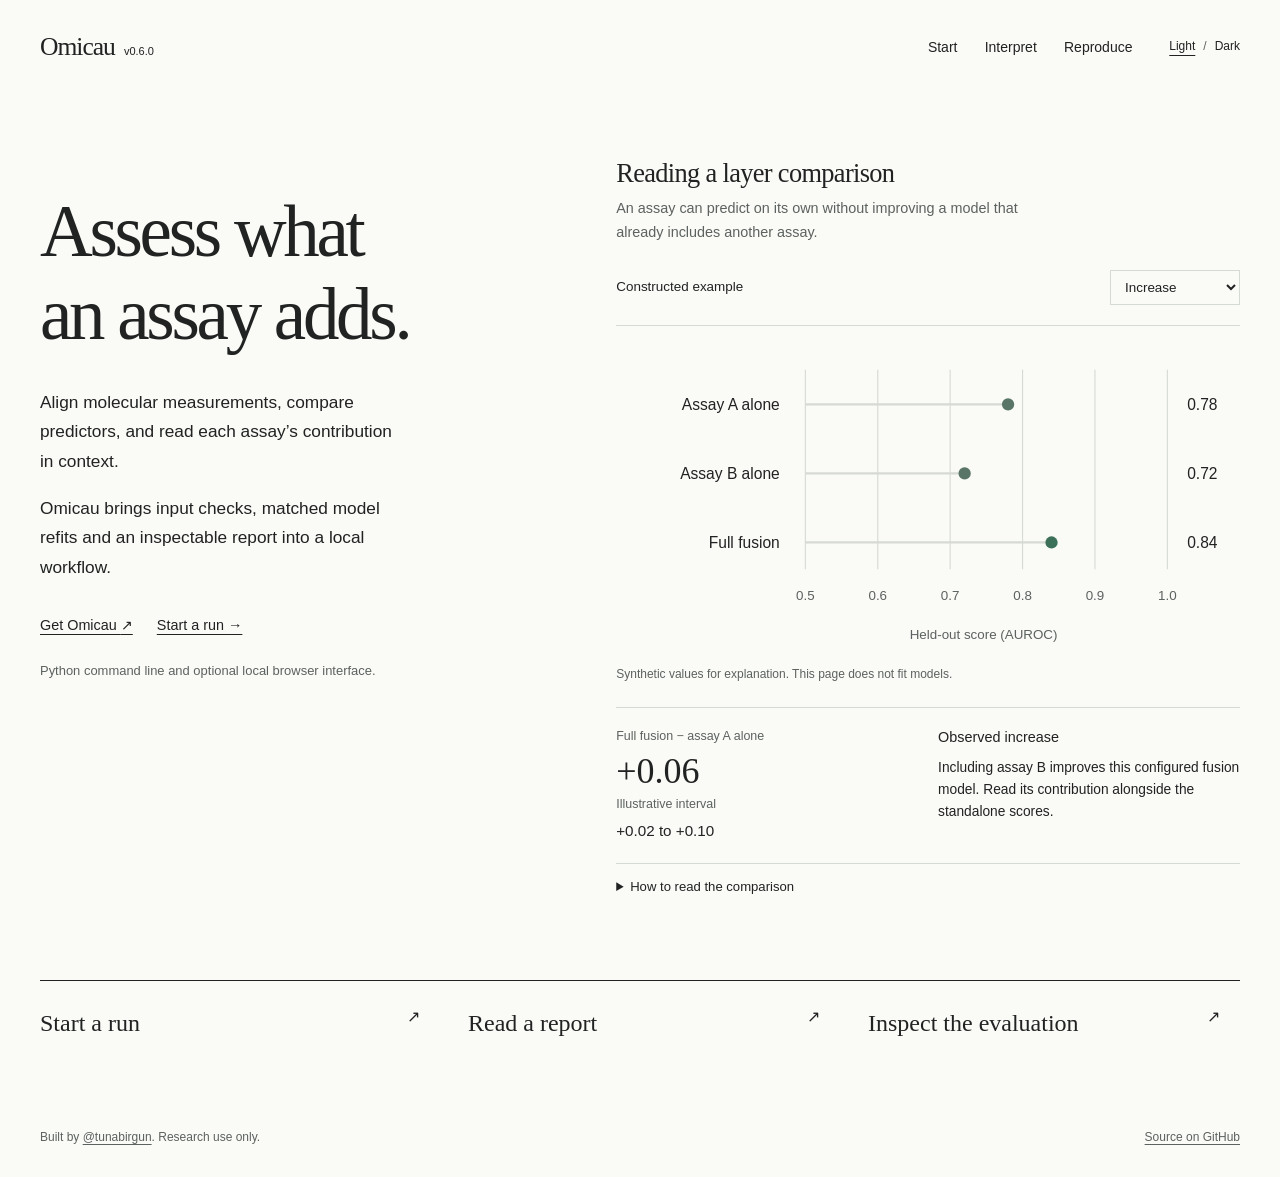
<file: docs/index.html>
<!doctype html>

<html lang="en" data-theme="light">
<head><meta charset="utf-8"><meta name="viewport" content="width=device-width, initial-scale=1"><meta name="color-scheme" content="light dark"><title>Assess what an assay adds | Omicau</title><meta name="description" content="Omicau: local multi-omics input checks, matched predictive comparisons and assay-contribution reports."><link rel="stylesheet" href="assets/site.css"><script src="assets/site.js" defer></script>
</head>

<body data-page="home"><a class="skip-link" href="#main-content">Skip to content</a>
<header class="site-header shell"><a class="brand" href="index.html">Omicau<span class="version">v0.6.0</span></a>
<div class="header-tools">
<nav class="site-nav" id="site-navigation" aria-label="Main navigation"><a href="guide.html">Start</a><a href="interpretation.html">Interpret</a><a href="reproducibility.html">Reproduce</a>
</nav>
<div class="appearance" hidden role="group" aria-label="Appearance"><button type="button" data-theme-choice="light" aria-pressed="true">Light</button><span aria-hidden="true">/</span><button type="button" data-theme-choice="dark" aria-pressed="false">Dark</button>
</div><button id="menu-button" hidden type="button" aria-controls="site-navigation" aria-expanded="false">Menu</button>
</div>
</header>

<main id="main-content" tabindex="-1" class="home-main shell">
<section class="hero" id="overview" aria-labelledby="hero-title">
<div class="hero-copy"><h1 id="hero-title">Assess what<br>an assay adds.</h1><p class="intro">Align molecular measurements, compare predictors, and read each assay’s contribution in context.</p><p class="intro">Omicau brings input checks, matched model refits and an inspectable report into a local workflow.</p>
<div class="actions"><a href="https://github.com/tunabirgun/omicau/releases/tag/v0.6.0">Get Omicau <span aria-hidden="true">↗</span></a><a href="guide.html">Start a run <span aria-hidden="true">→</span></a>
</div><p class="note">Python command line and optional local browser interface.</p>
</div>

<div class="example" aria-labelledby="example-title"><h2 id="example-title">Reading a layer comparison</h2><p class="example-intro">An assay can predict on its own without improving a model that already includes another assay.</p>
<div class="example-control"><label for="example-select">Constructed example</label><select id="example-select" disabled><option value="increase">Increase</option><option value="unresolved">Unresolved</option><option value="reduction">Reduction</option></select>
</div>
<figure class="example-figure"><svg id="example-chart" viewBox="0 0 560 285" role="img" aria-label="Illustrative comparison of standalone and fusion AUROC"><title>Illustrative model scores</title></svg>
<figcaption>Synthetic values for explanation. This page does not fit models.
</figcaption>
</figure>
<div class="comparison-result">
<dl><dt>Full fusion − assay A alone</dt><dd id="difference-value" class="difference">—</dd><dt>Illustrative interval</dt><dd id="interval-value" class="interval">—</dd>
</dl>
<div><p id="category-value">Contribution of assay B</p><p id="example-explanation">Choose an example to compare the model scores.</p>
</div>
</div><p id="example-result" class="sr-only" role="status" aria-live="polite"></p>
<noscript><p>Enable JavaScript to explore these constructed examples, or <a href="interpretation.html">read the report guide</a>.</p>
</noscript>
<details>
<summary>How to read the comparison
</summary><p>Removing assay B leaves assay A. The difference is the full-model score minus the score after omitting B and refitting. In the report, an increased-performance designation requires the family decision interval to lie entirely above zero.</p><p>Here the scores and interval bounds are illustrative values. In an analysis, intervals summarize saved held-out predictions and exclude variability from retraining or selecting another partition.</p>
<table><caption class="sr-only">Current illustrative scores</caption>
<thead>
<tr><th scope="col">Model</th><th scope="col">AUROC</th>
</tr>
</thead>
<tbody>
<tr><td>Assay A alone</td><td data-score="a">—</td>
</tr>
<tr><td>Assay B alone</td><td data-score="b">—</td>
</tr>
<tr><td>Full fusion</td><td data-score="full">—</td>
</tr>
</tbody>
</table><p><a href="interpretation.html">Understand the report and its scope →</a></p>
</details>
</div>
</section>
<nav class="topic-links" aria-label="Explore Omicau"><a href="guide.html">Start a run <span aria-hidden="true">↗</span></a><a href="interpretation.html">Read a report <span aria-hidden="true">↗</span></a><a href="reproducibility.html">Inspect the evaluation <span aria-hidden="true">↗</span></a>
</nav>
</main>
<footer class="site-footer shell"><p>Built by <a href="https://github.com/tunabirgun">@tunabirgun</a>. Research use only.</p><a href="https://github.com/tunabirgun/omicau">Source on GitHub</a>
</footer>
</body>
</html>
</file>
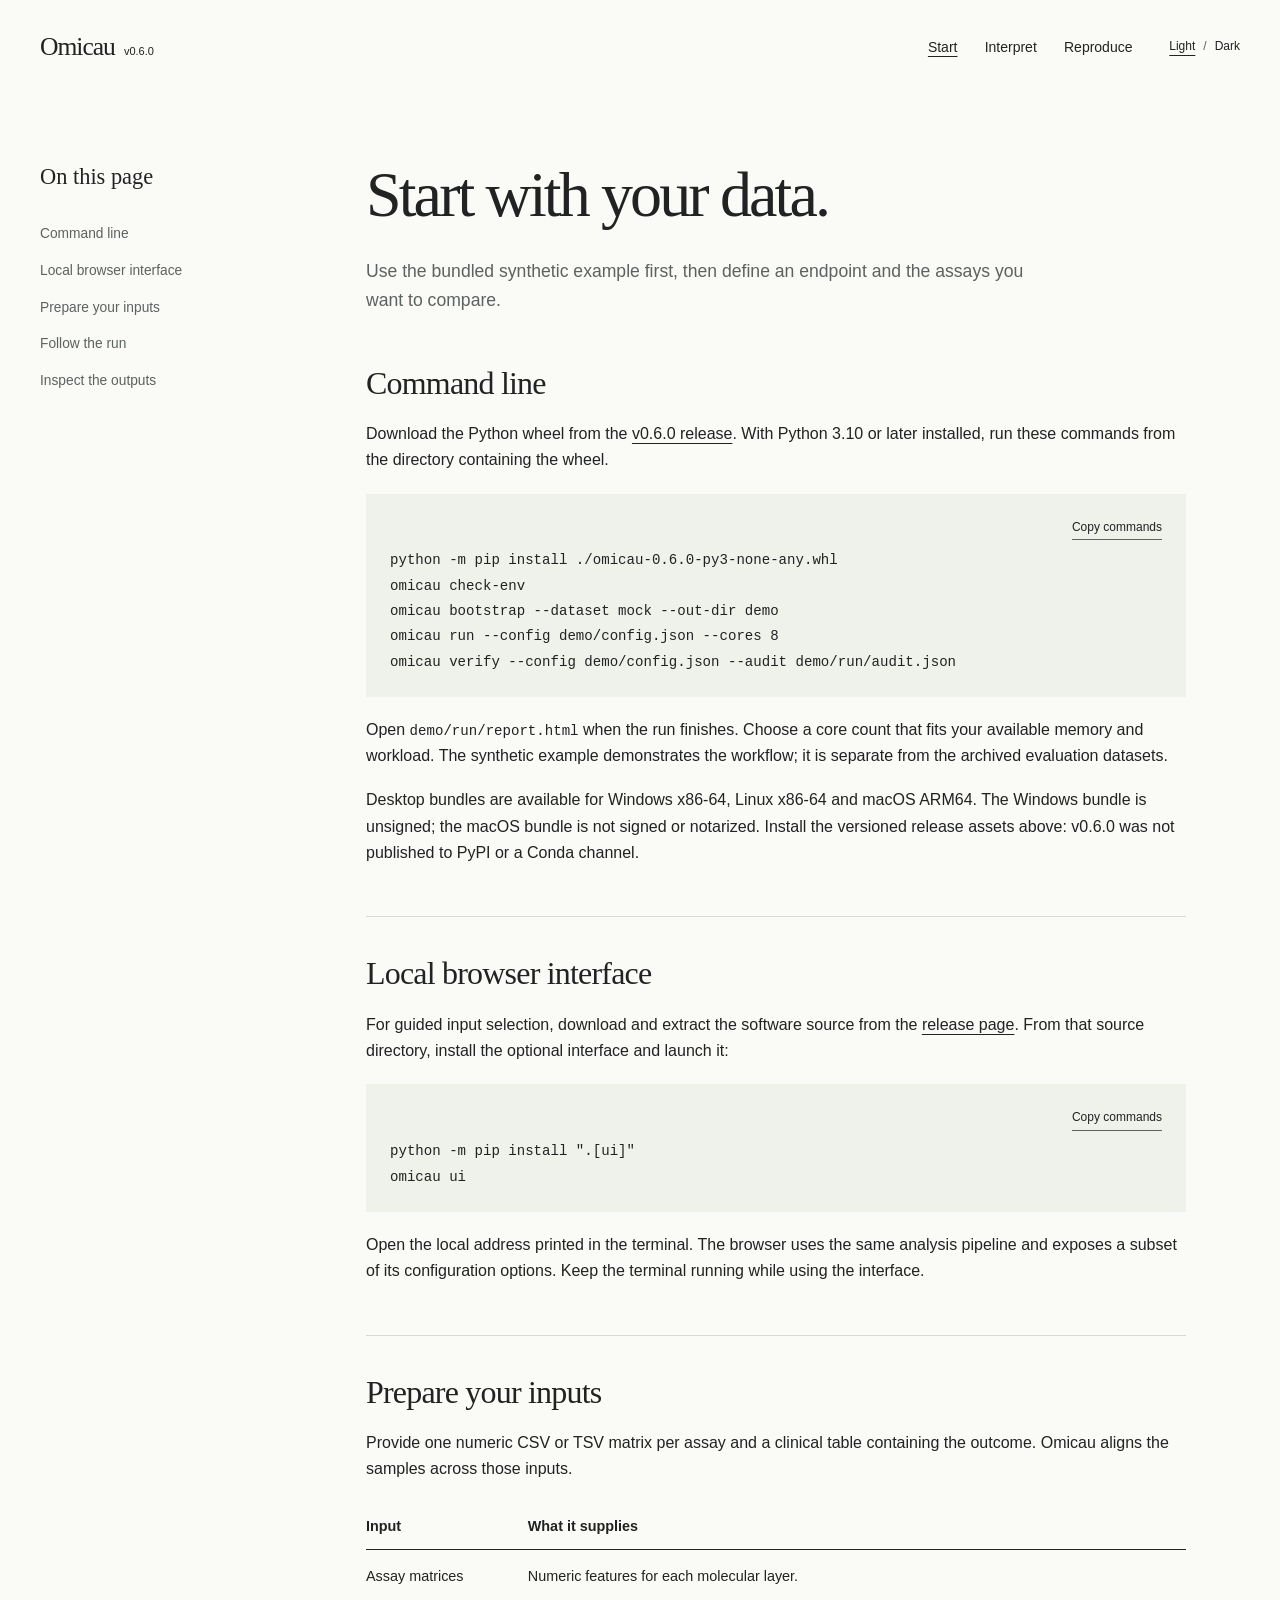
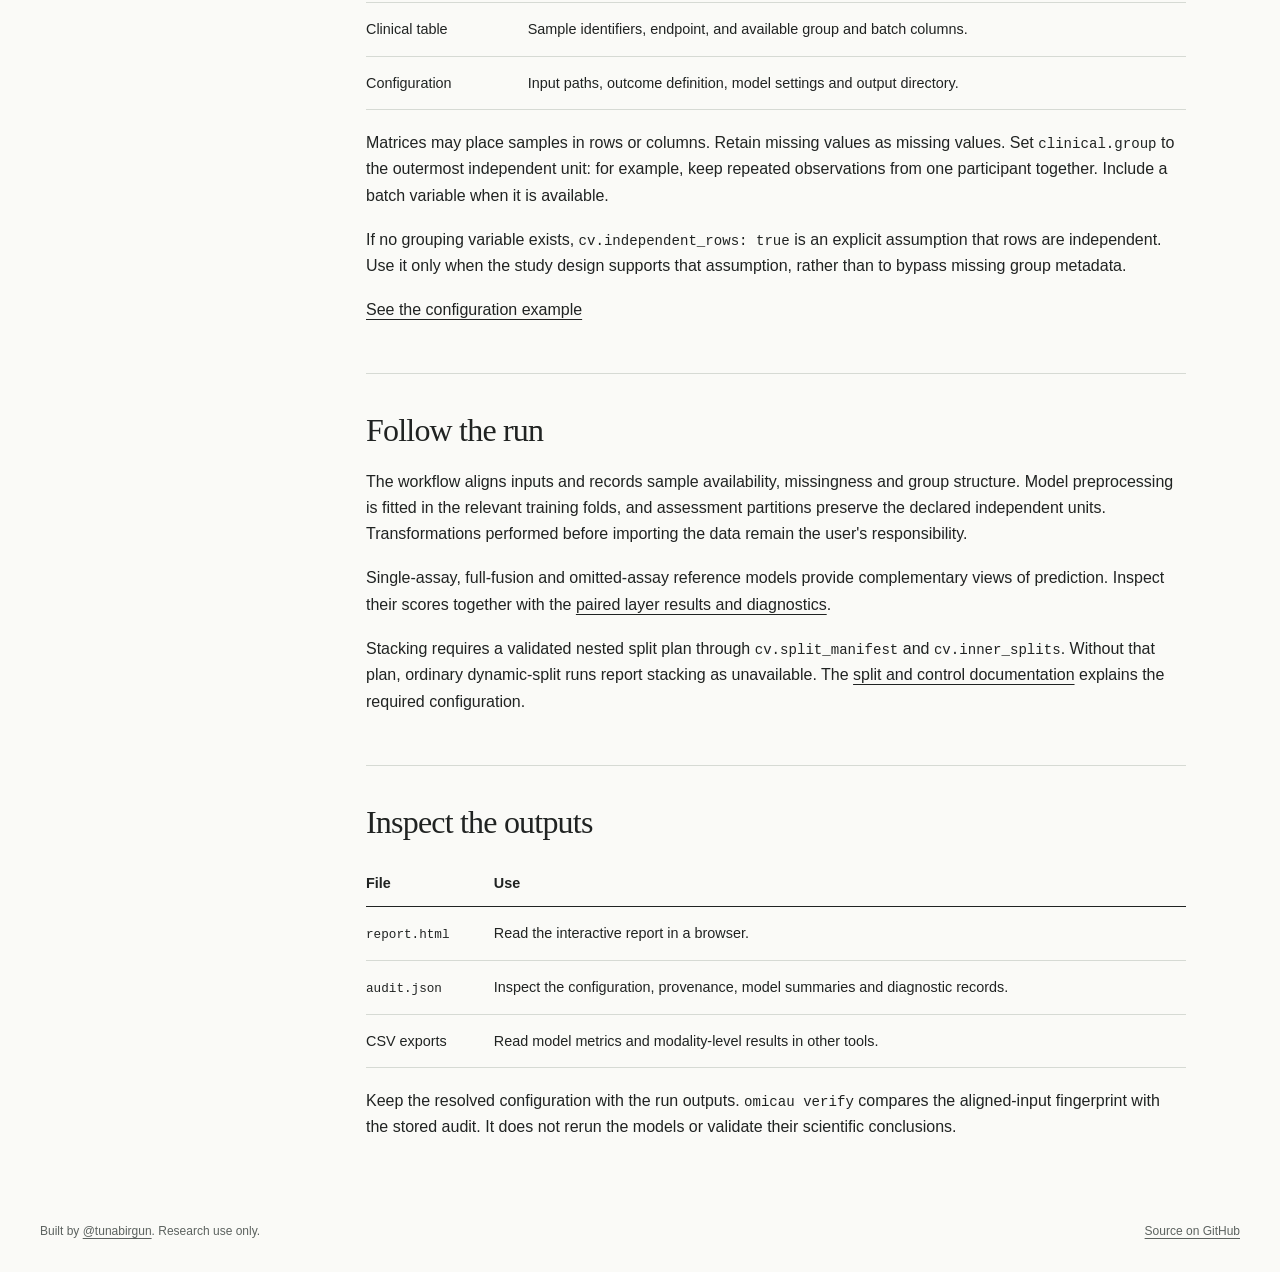
<file: docs/guide.html>
<!doctype html>

<html lang="en" data-theme="light">
<head><meta charset="utf-8"><meta name="viewport" content="width=device-width, initial-scale=1"><meta name="color-scheme" content="light dark"><title>Start a run | Omicau</title><meta name="description" content="Omicau: local multi-omics input checks, matched predictive comparisons and assay-contribution reports."><link rel="stylesheet" href="assets/site.css"><script src="assets/site.js" defer></script>
</head>

<body data-page=""><a class="skip-link" href="#main-content">Skip to content</a>
<header class="site-header shell"><a class="brand" href="index.html">Omicau<span class="version">v0.6.0</span></a>
<div class="header-tools">
<nav class="site-nav" id="site-navigation" aria-label="Main navigation"><a href="guide.html" aria-current="page">Start</a><a href="interpretation.html">Interpret</a><a href="reproducibility.html">Reproduce</a>
</nav>
<div class="appearance" hidden role="group" aria-label="Appearance"><button type="button" data-theme-choice="light" aria-pressed="true">Light</button><span aria-hidden="true">/</span><button type="button" data-theme-choice="dark" aria-pressed="false">Dark</button>
</div><button id="menu-button" hidden type="button" aria-controls="site-navigation" aria-expanded="false">Menu</button>
</div>
</header>
<main id="main-content" tabindex="-1" class="page-layout shell">
<nav class="page-sidebar" aria-label="On this page"><p>On this page</p><a href="#quickstart">Command line</a><a href="#browser">Local browser interface</a><a href="#inputs">Prepare your inputs</a><a href="#workflow">Follow the run</a><a href="#outputs">Inspect the outputs</a>
</nav>
<article class="article"><h1>Start with your data.</h1><p class="lead">Use the bundled synthetic example first, then define an endpoint and the assays you want to compare.</p>
<section id="quickstart"><h2>Command line</h2><p>Download the Python wheel from the <a href="https://github.com/tunabirgun/omicau/releases/tag/v0.6.0">v0.6.0 release</a>. With Python 3.10 or later installed, run these commands from the directory containing the wheel.</p>
<div class="code-block">
<div class="code-actions"><span role="status" aria-live="polite"></span><button type="button" data-copy="cli-commands" hidden>Copy commands</button>
</div><pre tabindex="0"><code id="cli-commands">python -m pip install ./omicau-0.6.0-py3-none-any.whl
omicau check-env
omicau bootstrap --dataset mock --out-dir demo
omicau run --config demo/config.json --cores 8
omicau verify --config demo/config.json --audit demo/run/audit.json</code></pre>
</div><p>Open <code>demo/run/report.html</code> when the run finishes. Choose a core count that fits your available memory and workload. The synthetic example demonstrates the workflow; it is separate from the archived evaluation datasets.</p><p>Desktop bundles are available for Windows x86-64, Linux x86-64 and macOS ARM64. The Windows bundle is unsigned; the macOS bundle is not signed or notarized. Install the versioned release assets above: v0.6.0 was not published to PyPI or a Conda channel.</p>
</section>
<section id="browser"><h2>Local browser interface</h2><p>For guided input selection, download and extract the software source from the <a href="https://github.com/tunabirgun/omicau/releases/tag/v0.6.0">release page</a>. From that source directory, install the optional interface and launch it:</p>
<div class="code-block">
<div class="code-actions"><span role="status" aria-live="polite"></span><button type="button" data-copy="ui-commands" hidden>Copy commands</button>
</div><pre tabindex="0"><code id="ui-commands">python -m pip install &quot;.[ui]&quot;
omicau ui</code></pre>
</div><p>Open the local address printed in the terminal. The browser uses the same analysis pipeline and exposes a subset of its configuration options. Keep the terminal running while using the interface.</p>
</section>
<section id="inputs"><h2>Prepare your inputs</h2><p>Provide one numeric CSV or TSV matrix per assay and a clinical table containing the outcome. Omicau aligns the samples across those inputs.</p>
<div class="table-wrap">
<table>
<thead>
<tr><th scope="col">Input</th><th scope="col">What it supplies</th>
</tr>
</thead>
<tbody>
<tr><td>Assay matrices</td><td>Numeric features for each molecular layer.</td>
</tr>
<tr><td>Clinical table</td><td>Sample identifiers, endpoint, and available group and batch columns.</td>
</tr>
<tr><td>Configuration</td><td>Input paths, outcome definition, model settings and output directory.</td>
</tr>
</tbody>
</table>
</div><p>Matrices may place samples in rows or columns. Retain missing values as missing values. Set <code>clinical.group</code> to the outermost independent unit: for example, keep repeated observations from one participant together. Include a batch variable when it is available.</p><p>If no grouping variable exists, <code>cv.independent_rows: true</code> is an explicit assumption that rows are independent. Use it only when the study design supports that assumption, rather than to bypass missing group metadata.</p><p><a href="https://github.com/tunabirgun/omicau#minimal-configuration">See the configuration example</a></p>
</section>
<section id="workflow"><h2>Follow the run</h2><p>The workflow aligns inputs and records sample availability, missingness and group structure. Model preprocessing is fitted in the relevant training folds, and assessment partitions preserve the declared independent units. Transformations performed before importing the data remain the user's responsibility.</p><p>Single-assay, full-fusion and omitted-assay reference models provide complementary views of prediction. Inspect their scores together with the <a href="interpretation.html">paired layer results and diagnostics</a>.</p><p>Stacking requires a validated nested split plan through <code>cv.split_manifest</code> and <code>cv.inner_splits</code>. Without that plan, ordinary dynamic-split runs report stacking as unavailable. The <a href="https://github.com/tunabirgun/omicau#fixed-split-manifests-and-controls">split and control documentation</a> explains the required configuration.</p>
</section>
<section id="outputs"><h2>Inspect the outputs</h2>
<div class="table-wrap">
<table>
<thead>
<tr><th scope="col">File</th><th scope="col">Use</th>
</tr>
</thead>
<tbody>
<tr><td><code>report.html</code></td><td>Read the interactive report in a browser.</td>
</tr>
<tr><td><code>audit.json</code></td><td>Inspect the configuration, provenance, model summaries and diagnostic records.</td>
</tr>
<tr><td>CSV exports</td><td>Read model metrics and modality-level results in other tools.</td>
</tr>
</tbody>
</table>
</div><p>Keep the resolved configuration with the run outputs. <code>omicau verify</code> compares the aligned-input fingerprint with the stored audit. It does not rerun the models or validate their scientific conclusions.</p>
</section>
</article>
</main>
<footer class="site-footer shell"><p>Built by <a href="https://github.com/tunabirgun">@tunabirgun</a>. Research use only.</p><a href="https://github.com/tunabirgun/omicau">Source on GitHub</a>
</footer>
</body>
</html>
</file>
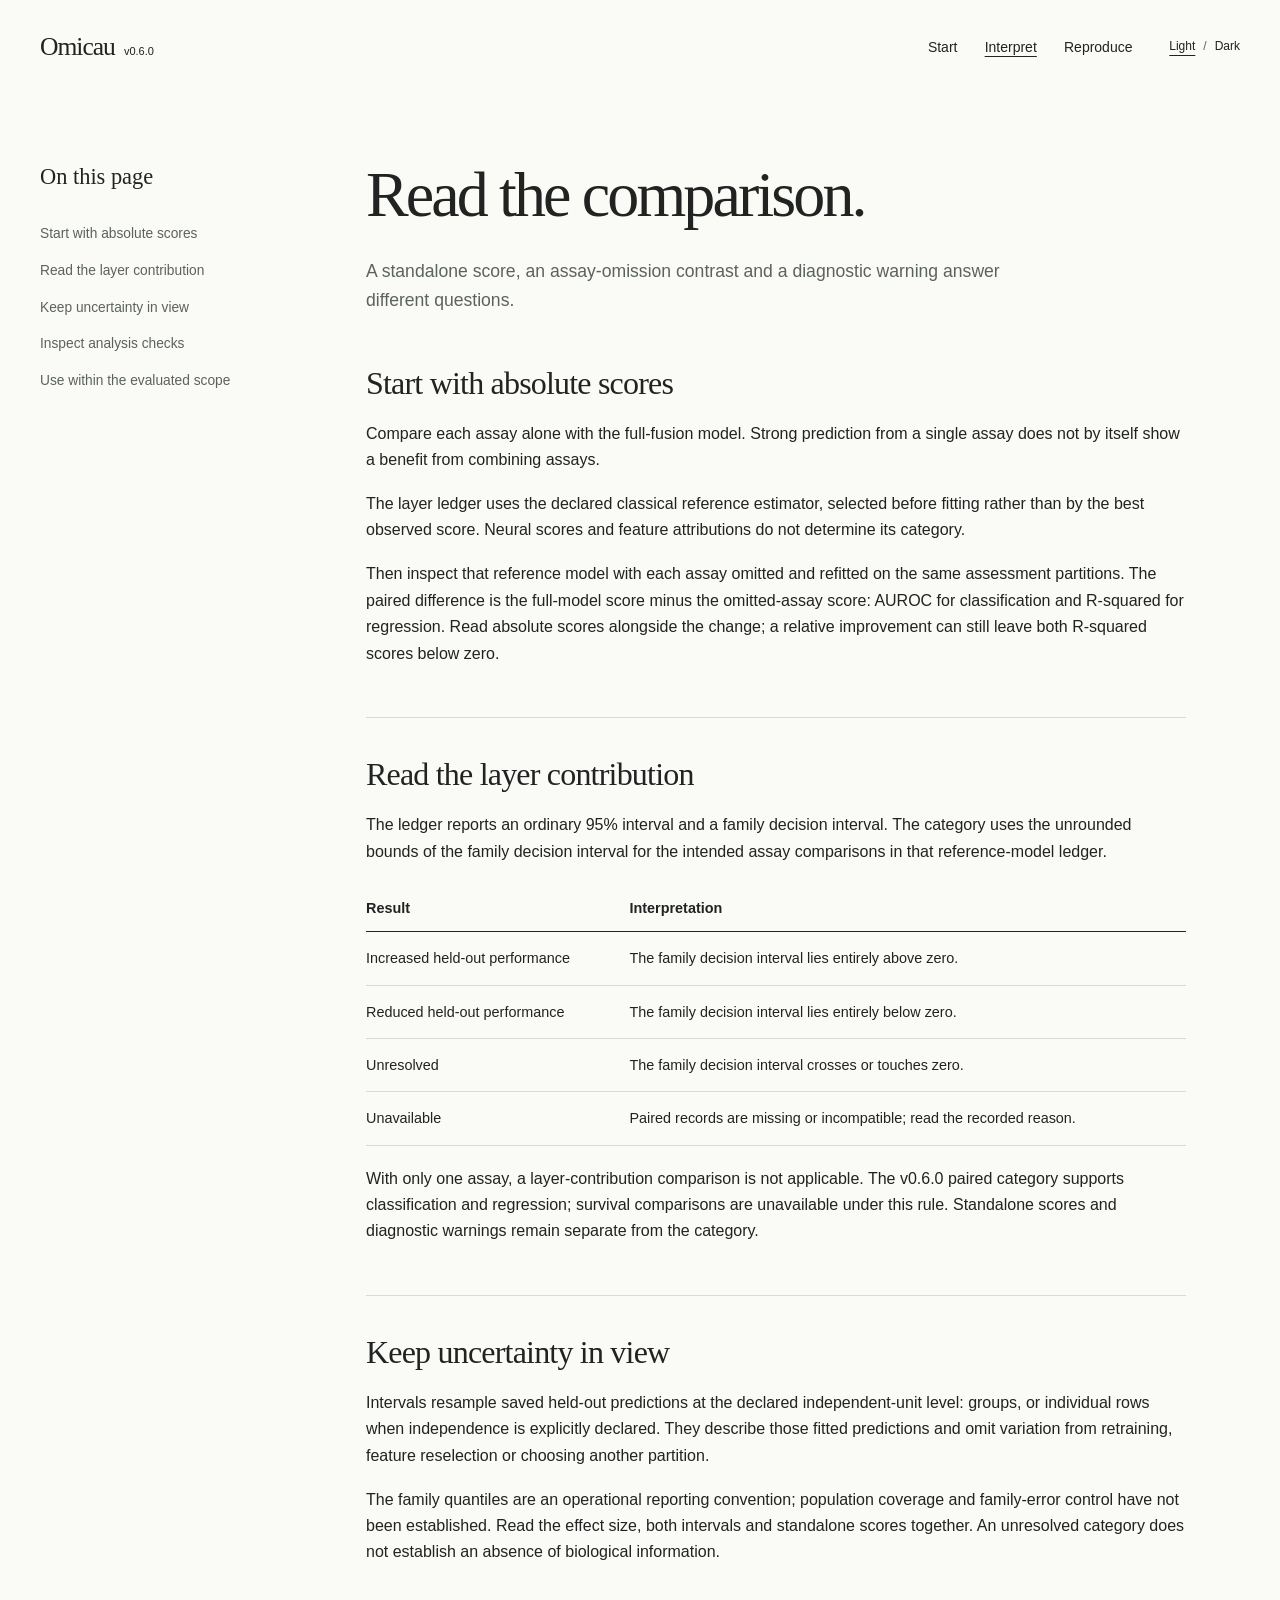
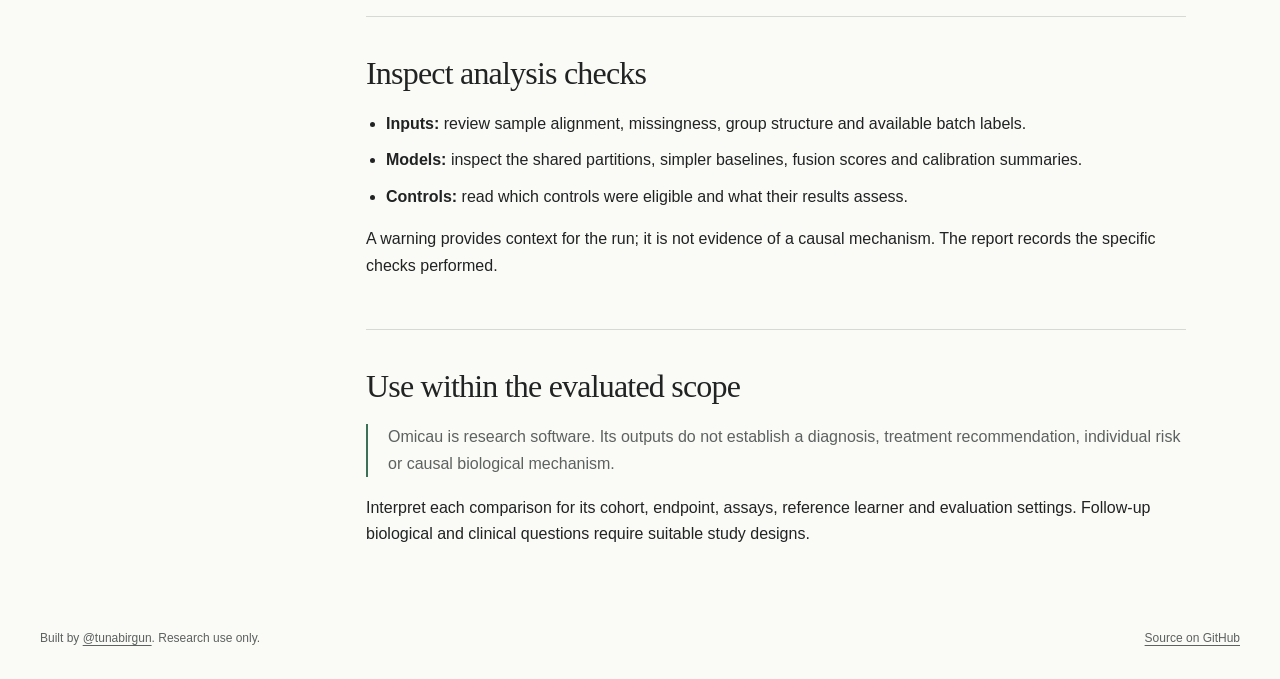
<file: docs/interpretation.html>
<!doctype html>

<html lang="en" data-theme="light">
<head><meta charset="utf-8"><meta name="viewport" content="width=device-width, initial-scale=1"><meta name="color-scheme" content="light dark"><title>Read a report | Omicau</title><meta name="description" content="Omicau: local multi-omics input checks, matched predictive comparisons and assay-contribution reports."><link rel="stylesheet" href="assets/site.css"><script src="assets/site.js" defer></script>
</head>

<body data-page=""><a class="skip-link" href="#main-content">Skip to content</a>
<header class="site-header shell"><a class="brand" href="index.html">Omicau<span class="version">v0.6.0</span></a>
<div class="header-tools">
<nav class="site-nav" id="site-navigation" aria-label="Main navigation"><a href="guide.html">Start</a><a href="interpretation.html" aria-current="page">Interpret</a><a href="reproducibility.html">Reproduce</a>
</nav>
<div class="appearance" hidden role="group" aria-label="Appearance"><button type="button" data-theme-choice="light" aria-pressed="true">Light</button><span aria-hidden="true">/</span><button type="button" data-theme-choice="dark" aria-pressed="false">Dark</button>
</div><button id="menu-button" hidden type="button" aria-controls="site-navigation" aria-expanded="false">Menu</button>
</div>
</header>
<main id="main-content" tabindex="-1" class="page-layout shell">
<nav class="page-sidebar" aria-label="On this page"><p>On this page</p><a href="#scores">Start with absolute scores</a><a href="#contribution">Read the layer contribution</a><a href="#uncertainty">Keep uncertainty in view</a><a href="#checks">Inspect analysis checks</a><a href="#scope">Use within the evaluated scope</a>
</nav>
<article class="article"><h1>Read the comparison.</h1><p class="lead">A standalone score, an assay-omission contrast and a diagnostic warning answer different questions.</p>
<section id="scores"><h2>Start with absolute scores</h2><p>Compare each assay alone with the full-fusion model. Strong prediction from a single assay does not by itself show a benefit from combining assays.</p><p>The layer ledger uses the declared classical reference estimator, selected before fitting rather than by the best observed score. Neural scores and feature attributions do not determine its category.</p><p>Then inspect that reference model with each assay omitted and refitted on the same assessment partitions. The paired difference is the full-model score minus the omitted-assay score: AUROC for classification and R-squared for regression. Read absolute scores alongside the change; a relative improvement can still leave both R-squared scores below zero.</p>
</section>
<section id="contribution"><h2>Read the layer contribution</h2><p>The ledger reports an ordinary 95% interval and a family decision interval. The category uses the unrounded bounds of the family decision interval for the intended assay comparisons in that reference-model ledger.</p>
<div class="table-wrap">
<table>
<thead>
<tr><th scope="col">Result</th><th scope="col">Interpretation</th>
</tr>
</thead>
<tbody>
<tr><td>Increased held-out performance</td><td>The family decision interval lies entirely above zero.</td>
</tr>
<tr><td>Reduced held-out performance</td><td>The family decision interval lies entirely below zero.</td>
</tr>
<tr><td>Unresolved</td><td>The family decision interval crosses or touches zero.</td>
</tr>
<tr><td>Unavailable</td><td>Paired records are missing or incompatible; read the recorded reason.</td>
</tr>
</tbody>
</table>
</div><p>With only one assay, a layer-contribution comparison is not applicable. The v0.6.0 paired category supports classification and regression; survival comparisons are unavailable under this rule. Standalone scores and diagnostic warnings remain separate from the category.</p>
</section>
<section id="uncertainty"><h2>Keep uncertainty in view</h2><p>Intervals resample saved held-out predictions at the declared independent-unit level: groups, or individual rows when independence is explicitly declared. They describe those fitted predictions and omit variation from retraining, feature reselection or choosing another partition.</p><p>The family quantiles are an operational reporting convention; population coverage and family-error control have not been established. Read the effect size, both intervals and standalone scores together. An unresolved category does not establish an absence of biological information.</p>
</section>
<section id="checks"><h2>Inspect analysis checks</h2><ul><li><strong>Inputs:</strong> review sample alignment, missingness, group structure and available batch labels.</li><li><strong>Models:</strong> inspect the shared partitions, simpler baselines, fusion scores and calibration summaries.</li><li><strong>Controls:</strong> read which controls were eligible and what their results assess.</li></ul><p>A warning provides context for the run; it is not evidence of a causal mechanism. The report records the specific checks performed.</p>
</section>
<section id="scope"><h2>Use within the evaluated scope</h2><p class="scope-note">Omicau is research software. Its outputs do not establish a diagnosis, treatment recommendation, individual risk or causal biological mechanism.</p><p>Interpret each comparison for its cohort, endpoint, assays, reference learner and evaluation settings. Follow-up biological and clinical questions require suitable study designs.</p>
</section>
</article>
</main>
<footer class="site-footer shell"><p>Built by <a href="https://github.com/tunabirgun">@tunabirgun</a>. Research use only.</p><a href="https://github.com/tunabirgun/omicau">Source on GitHub</a>
</footer>
</body>
</html>
</file>
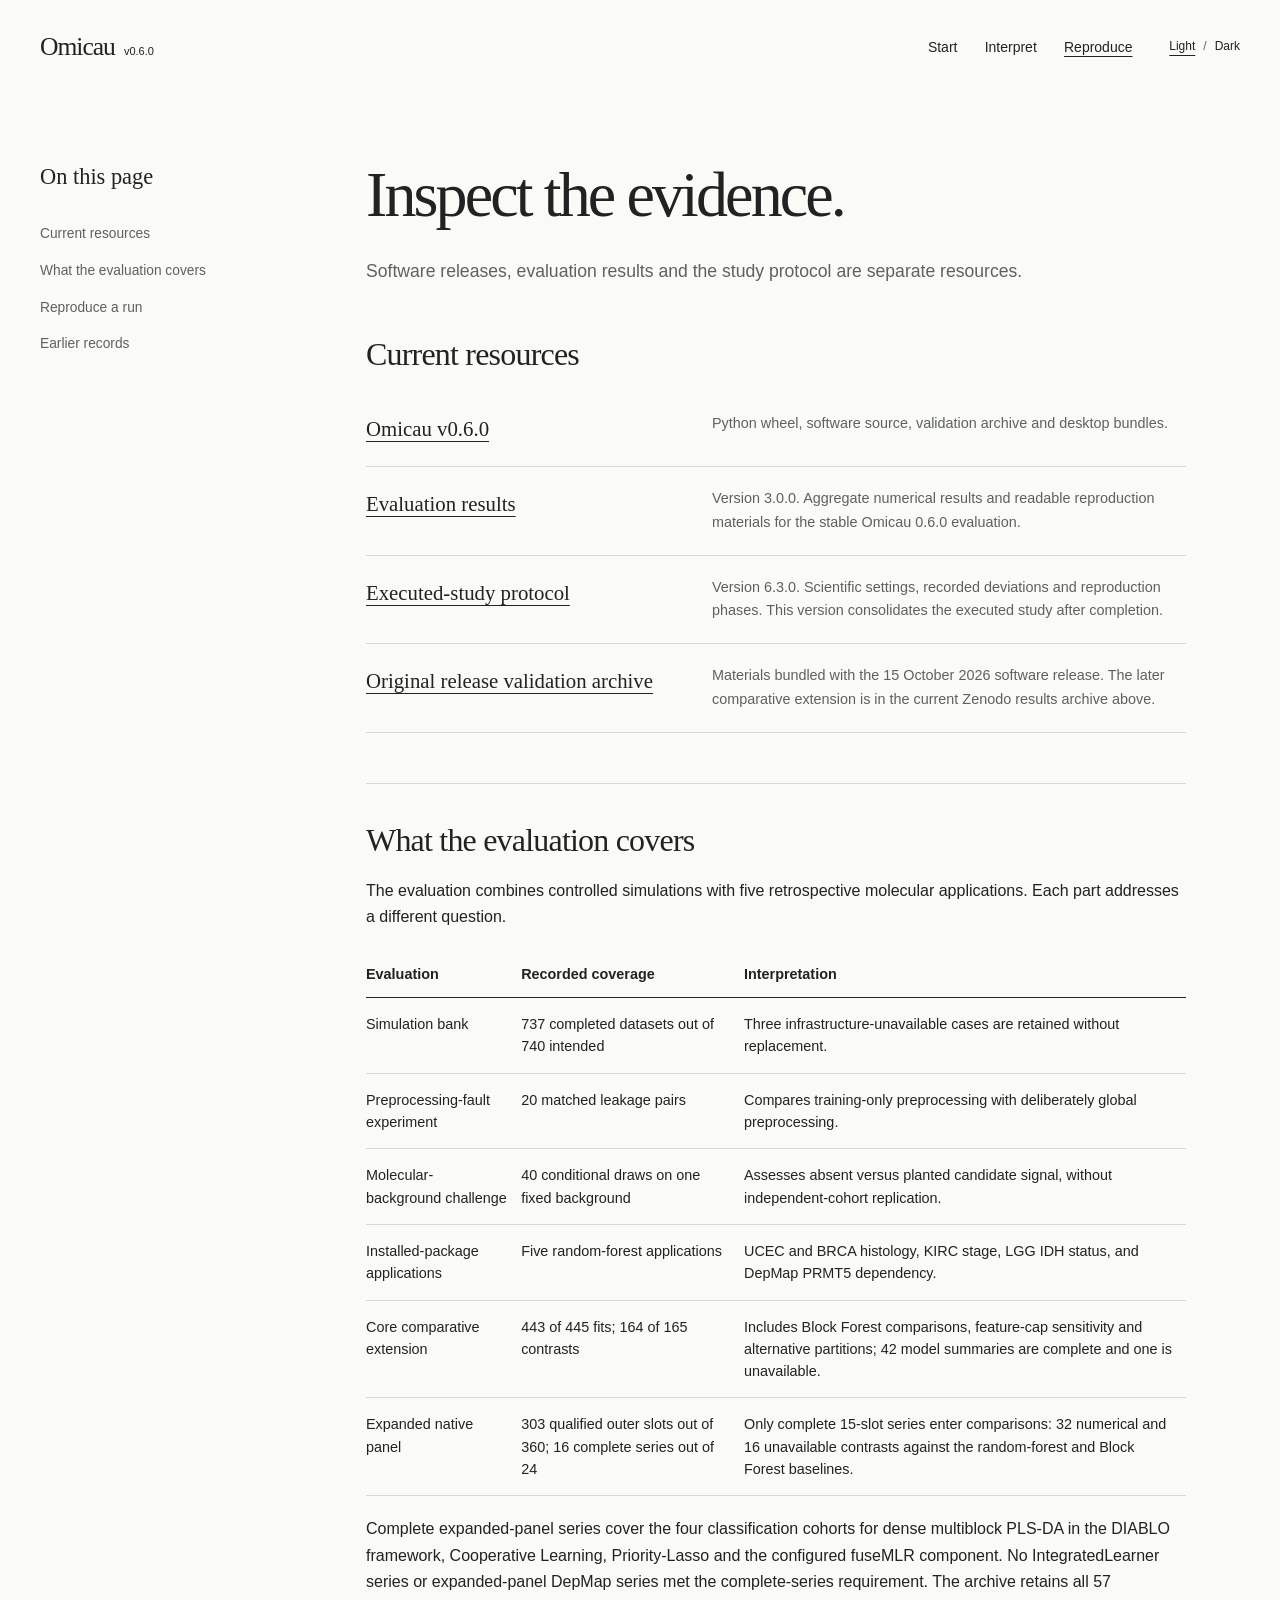
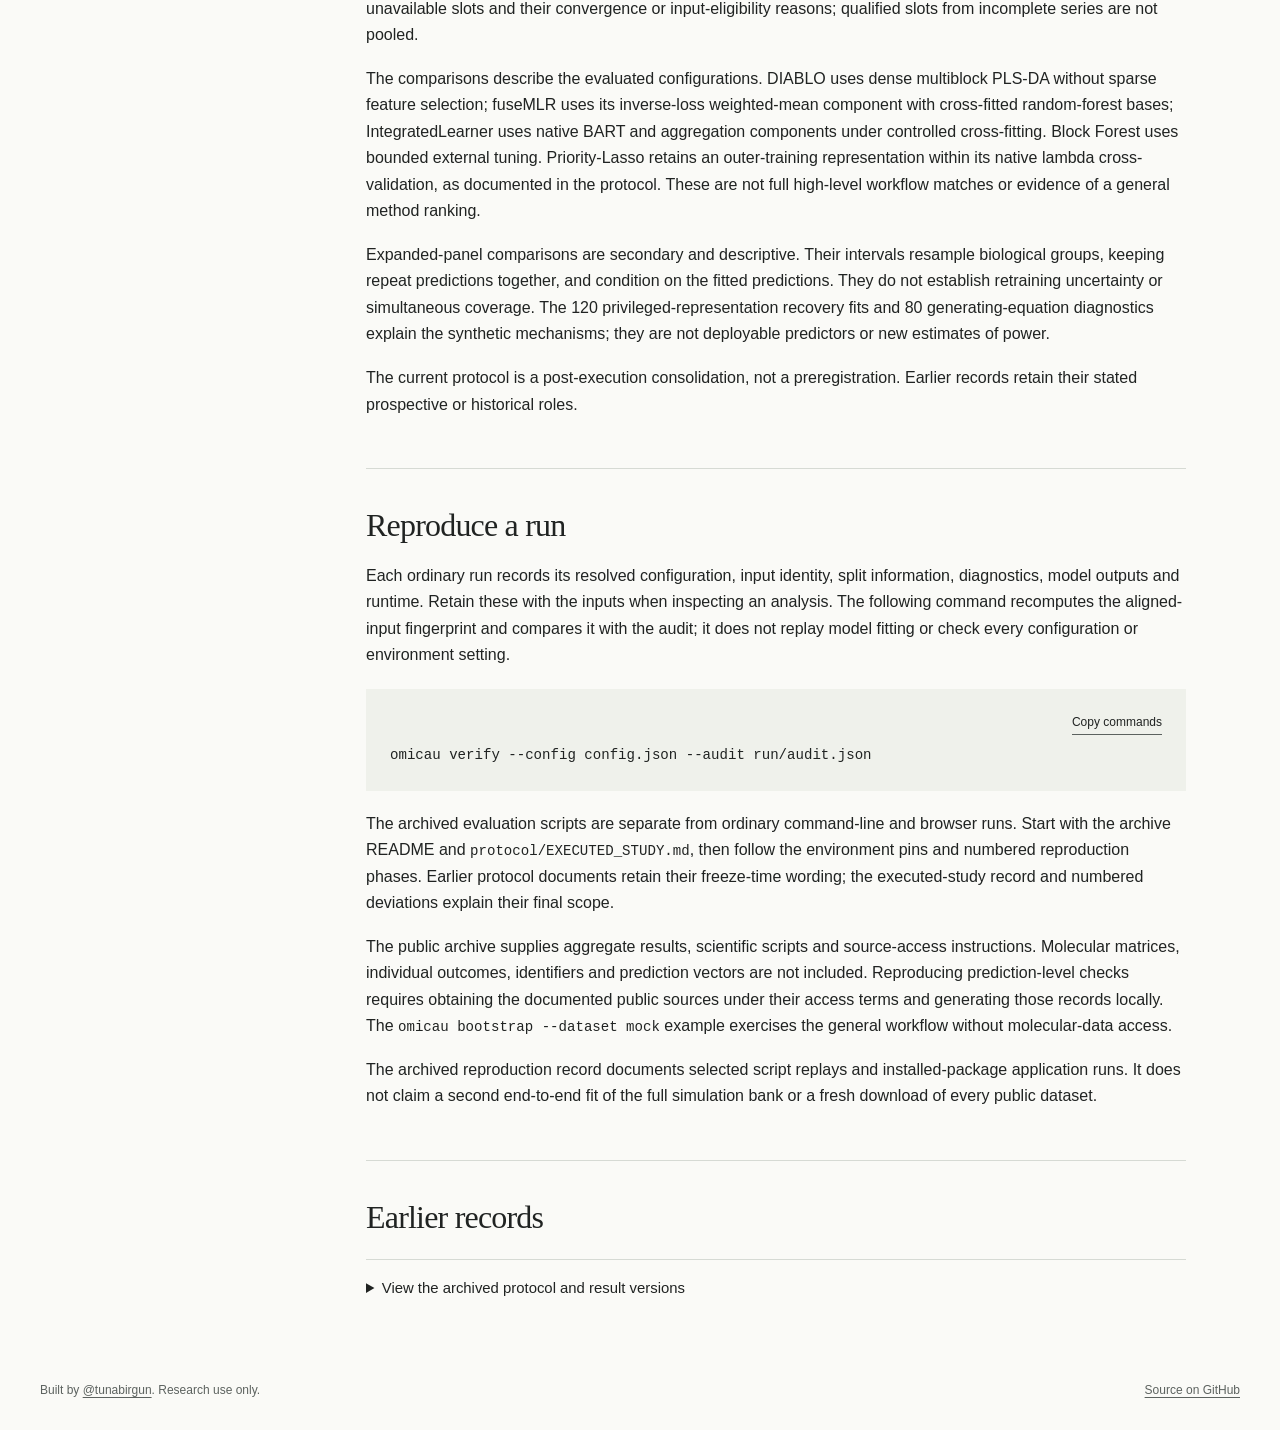
<file: docs/reproducibility.html>
<!doctype html>

<html lang="en" data-theme="light">
<head><meta charset="utf-8"><meta name="viewport" content="width=device-width, initial-scale=1"><meta name="color-scheme" content="light dark"><title>Evaluation and sources | Omicau</title><meta name="description" content="Omicau: local multi-omics input checks, matched predictive comparisons and assay-contribution reports."><link rel="stylesheet" href="assets/site.css"><script src="assets/site.js" defer></script>
</head>

<body data-page=""><a class="skip-link" href="#main-content">Skip to content</a>
<header class="site-header shell"><a class="brand" href="index.html">Omicau<span class="version">v0.6.0</span></a>
<div class="header-tools">
<nav class="site-nav" id="site-navigation" aria-label="Main navigation"><a href="guide.html">Start</a><a href="interpretation.html">Interpret</a><a href="reproducibility.html" aria-current="page">Reproduce</a>
</nav>
<div class="appearance" hidden role="group" aria-label="Appearance"><button type="button" data-theme-choice="light" aria-pressed="true">Light</button><span aria-hidden="true">/</span><button type="button" data-theme-choice="dark" aria-pressed="false">Dark</button>
</div><button id="menu-button" hidden type="button" aria-controls="site-navigation" aria-expanded="false">Menu</button>
</div>
</header>
<main id="main-content" tabindex="-1" class="page-layout shell">
<nav class="page-sidebar" aria-label="On this page"><p>On this page</p><a href="#resources">Current resources</a><a href="#evaluation">What the evaluation covers</a><a href="#reproduce">Reproduce a run</a><a href="#history">Earlier records</a>
</nav>
<article class="article"><h1>Inspect the evidence.</h1><p class="lead">Software releases, evaluation results and the study protocol are separate resources.</p>
<section id="resources"><h2>Current resources</h2>
<dl class="resource-list">
<div><dt><a href="https://github.com/tunabirgun/omicau/releases/tag/v0.6.0">Omicau v0.6.0</a></dt><dd>Python wheel, software source, validation archive and desktop bundles.</dd>
</div>
<div><dt><a href="https://doi.org/10.5281/zenodo.23444757">Evaluation results</a></dt><dd>Version 3.0.0. Aggregate numerical results and readable reproduction materials for the stable Omicau 0.6.0 evaluation.</dd>
</div>
<div><dt><a href="https://doi.org/10.5281/zenodo.23444777">Executed-study protocol</a></dt><dd>Version 6.3.0. Scientific settings, recorded deviations and reproduction phases. This version consolidates the executed study after completion.</dd>
</div>
<div><dt><a href="https://github.com/tunabirgun/omicau/releases/download/v0.6.0/omicau-validation-0.6.0.zip">Original release validation archive</a></dt><dd>Materials bundled with the 15 October 2026 software release. The later comparative extension is in the current Zenodo results archive above.</dd>
</div>
</dl>
</section>
<section id="evaluation"><h2>What the evaluation covers</h2><p>The evaluation combines controlled simulations with five retrospective molecular applications. Each part addresses a different question.</p>
<div class="table-wrap"><table><thead><tr><th scope="col">Evaluation</th><th scope="col">Recorded coverage</th><th scope="col">Interpretation</th></tr></thead><tbody>
<tr><td>Simulation bank</td><td>737 completed datasets out of 740 intended</td><td>Three infrastructure-unavailable cases are retained without replacement.</td></tr>
<tr><td>Preprocessing-fault experiment</td><td>20 matched leakage pairs</td><td>Compares training-only preprocessing with deliberately global preprocessing.</td></tr>
<tr><td>Molecular-background challenge</td><td>40 conditional draws on one fixed background</td><td>Assesses absent versus planted candidate signal, without independent-cohort replication.</td></tr>
<tr><td>Installed-package applications</td><td>Five random-forest applications</td><td>UCEC and BRCA histology, KIRC stage, LGG IDH status, and DepMap PRMT5 dependency.</td></tr>
<tr><td>Core comparative extension</td><td>443 of 445 fits; 164 of 165 contrasts</td><td>Includes Block Forest comparisons, feature-cap sensitivity and alternative partitions; 42 model summaries are complete and one is unavailable.</td></tr>
<tr><td>Expanded native panel</td><td>303 qualified outer slots out of 360; 16 complete series out of 24</td><td>Only complete 15-slot series enter comparisons: 32 numerical and 16 unavailable contrasts against the random-forest and Block Forest baselines.</td></tr>
</tbody></table></div>
<p>Complete expanded-panel series cover the four classification cohorts for dense multiblock PLS-DA in the DIABLO framework, Cooperative Learning, Priority-Lasso and the configured fuseMLR component. No IntegratedLearner series or expanded-panel DepMap series met the complete-series requirement. The archive retains all 57 unavailable slots and their convergence or input-eligibility reasons; qualified slots from incomplete series are not pooled.</p>
<p>The comparisons describe the evaluated configurations. DIABLO uses dense multiblock PLS-DA without sparse feature selection; fuseMLR uses its inverse-loss weighted-mean component with cross-fitted random-forest bases; IntegratedLearner uses native BART and aggregation components under controlled cross-fitting. Block Forest uses bounded external tuning. Priority-Lasso retains an outer-training representation within its native lambda cross-validation, as documented in the protocol. These are not full high-level workflow matches or evidence of a general method ranking.</p>
<p>Expanded-panel comparisons are secondary and descriptive. Their intervals resample biological groups, keeping repeat predictions together, and condition on the fitted predictions. They do not establish retraining uncertainty or simultaneous coverage. The 120 privileged-representation recovery fits and 80 generating-equation diagnostics explain the synthetic mechanisms; they are not deployable predictors or new estimates of power.</p>
<p>The current protocol is a post-execution consolidation, not a preregistration. Earlier records retain their stated prospective or historical roles.</p>
</section>
<section id="reproduce"><h2>Reproduce a run</h2><p>Each ordinary run records its resolved configuration, input identity, split information, diagnostics, model outputs and runtime. Retain these with the inputs when inspecting an analysis. The following command recomputes the aligned-input fingerprint and compares it with the audit; it does not replay model fitting or check every configuration or environment setting.</p>
<div class="code-block">
<div class="code-actions"><span role="status" aria-live="polite"></span><button type="button" data-copy="verify-command" hidden>Copy commands</button>
</div><pre tabindex="0"><code id="verify-command">omicau verify --config config.json --audit run/audit.json</code></pre>
</div><p>The archived evaluation scripts are separate from ordinary command-line and browser runs. Start with the archive README and <code>protocol/EXECUTED_STUDY.md</code>, then follow the environment pins and numbered reproduction phases. Earlier protocol documents retain their freeze-time wording; the executed-study record and numbered deviations explain their final scope.</p><p>The public archive supplies aggregate results, scientific scripts and source-access instructions. Molecular matrices, individual outcomes, identifiers and prediction vectors are not included. Reproducing prediction-level checks requires obtaining the documented public sources under their access terms and generating those records locally. The <code>omicau bootstrap --dataset mock</code> example exercises the general workflow without molecular-data access.</p><p>The archived reproduction record documents selected script replays and installed-package application runs. It does not claim a second end-to-end fit of the full simulation bank or a fresh download of every public dataset.</p>
</section>
<section id="history"><h2>Earlier records</h2>
<details>
<summary>View the archived protocol and result versions
</summary>
<div><ul><li><a href="https://doi.org/10.5281/zenodo.23404072">Protocol version 4.0.0</a> and <a href="https://doi.org/10.5281/zenodo.23404413">results version 2.0.0</a>.</li><li><a href="https://doi.org/10.5281/zenodo.22304152">Benchmark suite version 3.1.0</a> and <a href="https://doi.org/10.5281/zenodo.22922940">results version 1.0.0</a>.</li></ul><p>These are selected earlier deposits, not a complete version list. Use the current resources above for the consolidated evaluation; each Zenodo record provides its version history.</p>
</div>
</details>
</section>
</article>
</main>
<footer class="site-footer shell"><p>Built by <a href="https://github.com/tunabirgun">@tunabirgun</a>. Research use only.</p><a href="https://github.com/tunabirgun/omicau">Source on GitHub</a>
</footer>
</body>
</html>
</file>
<file: docs/assets/site.css>
:root{color-scheme:light;--paper:#fafaf7;--ink:#202322;--muted:#5c625f;--line:#d6dad4;--soft:#eff1eb;--accent:#3d7059;--focus:#245bc0;--plot:#597568;--font:Arial,Helvetica,sans-serif;--display:Georgia,'Times New Roman',serif}

:root[data-theme=dark]{color-scheme:dark;--paper:#191d1b;--ink:#f0f1e9;--muted:#bac3ba;--line:#465149;--soft:#242c26;--accent:#a5c8ad;--focus:#b0caff;--plot:#a6bcae}

*{box-sizing:border-box}
html{scroll-padding-top:2rem}
body{margin:0;background:var(--paper);color:var(--ink);font-family:var(--font);font-size:16px;line-height:1.65}
a{color:inherit;text-underline-offset:.25em;text-decoration-thickness:1px}
a:hover{color:var(--accent)}
button,select{font:inherit;color:inherit}
button,a,select,summary{-webkit-tap-highlight-color:transparent}
button{cursor:pointer}
button:disabled{cursor:default}
button:focus-visible,a:focus-visible,select:focus-visible,summary:focus-visible{outline:2px solid var(--focus);outline-offset:5px}
h1,h2,h3,p{margin-top:0}
h1,h2,h3{font-family:var(--display);font-weight:400;line-height:1.13}
h1{font-size:clamp(3.2rem,5.7vw,5.4rem);letter-spacing:-.045em}
h2{font-size:2rem;letter-spacing:-.025em}
h3{font-size:1.4rem}
p{margin-bottom:1.1rem}
code,pre{font-family:Consolas,'Liberation Mono',monospace;font-size:.88em}
code{overflow-wrap:anywhere}
pre{margin:0;overflow:auto;line-height:1.8;tab-size:2}
pre code{font-size:1em;overflow-wrap:normal}
[hidden]{display:none!important}
.shell{max-width:1240px;width:calc(100% - 80px);margin-inline:auto}
.skip-link{position:fixed;top:-80px;left:1rem;padding:.6rem 1rem;background:var(--paper);z-index:10}
.skip-link:focus{top:1rem}
.site-header{display:flex;align-items:center;justify-content:space-between;gap:2rem;padding-block:26px}
.brand{text-decoration:none;font-family:var(--display);font-size:1.6rem;letter-spacing:-.04em;white-space:nowrap}
.version{font:11px var(--font);letter-spacing:0;margin-left:9px}
.header-tools{display:flex;align-items:center;gap:2.3rem}
.site-nav{display:flex;gap:1.7rem;align-items:center;font-size:.875rem}
.site-nav a{text-decoration:none}
.site-nav a[aria-current=page]{text-decoration:underline}
.appearance{display:flex;gap:8px;align-items:center;font-size:.75rem}
.appearance button{padding:4px 0;border:0;background:none}
.appearance button[aria-pressed=true]{text-decoration:underline;text-underline-offset:5px}
.appearance span{color:var(--muted)}
#menu-button{display:none;background:none;border:0;padding:6px 0}
.home-main{padding-block:65px 0}
.hero{display:grid;grid-template-columns:.87fr 1.13fr;gap:8%;align-items:start}
.hero-copy{padding-top:32px}
.hero h1{margin-bottom:32px;max-width:8em}
.intro{max-width:365px;font-size:1.08rem;line-height:1.7}
.actions{display:flex;flex-wrap:wrap;gap:24px;margin-top:32px;font-size:.9rem}
.note{font-size:.81rem;color:var(--muted);margin-top:22px}
.example h2{font-size:1.65rem;margin-bottom:8px}
.example-intro{font-size:.9rem;max-width:440px;color:var(--muted)}
.example-control{display:flex;align-items:center;justify-content:space-between;gap:20px;margin-top:25px;padding-bottom:20px;border-bottom:1px solid var(--line);font-size:.84rem}
.example-control select{background:var(--paper);max-width:65%;border:1px solid var(--line);padding:8px 30px 8px 10px;border-radius:0}
.example-figure{margin:16px 0 0}
.example svg{display:block;width:100%;height:auto;overflow:visible}
.gridline{stroke:var(--line);stroke-width:1}
.tick,.axis-title{font-family:var(--font);font-size:12px;fill:var(--muted)}
.plot-label{font-family:var(--font);font-size:14px;fill:var(--ink)}
.score-value{font-family:var(--font);font-size:14px;fill:var(--ink)}
.score-line{stroke:var(--line);stroke-width:2}
.score-point{fill:var(--plot)}
.fusion-point{fill:var(--accent)}
.example-figure figcaption{font-size:.75rem;color:var(--muted);padding-top:6px}
.comparison-result{display:grid;grid-template-columns:1fr 1fr;gap:20px;margin-top:22px;padding-top:18px;border-top:1px solid var(--line)}
.comparison-result dl{margin:0}
.comparison-result dt{font-size:.78rem;color:var(--muted)}
.comparison-result dd{margin:4px 0 0}
.difference{font-family:var(--display);font-size:2.25rem;line-height:1.2;font-variant-numeric:tabular-nums}
.interval{font-size:.95rem;font-variant-numeric:tabular-nums}
#category-value{font-size:.9rem;margin-bottom:7px}
#example-explanation{font-size:.86rem;line-height:1.6;margin:0;max-width:39em}
.example details{margin-top:20px;font-size:.82rem;border-top:1px solid var(--line);padding-block:12px}
.example details p{margin:14px 0 8px}
.example details table{font-size:.8rem}
.topic-links{display:grid;grid-template-columns:repeat(3,1fr);margin-top:70px;border-top:1px solid var(--ink)}
.topic-links a{padding:23px 20px 20px 0;text-decoration:none;font-family:var(--display);font-size:1.5rem;display:flex;justify-content:space-between;gap:20px}
.topic-links a+a{padding-left:28px}
.topic-links a span{font-family:var(--font);font-size:1rem}
.site-footer{display:flex;flex-wrap:wrap;justify-content:space-between;gap:20px;padding-block:44px 30px;margin-top:20px;font-size:.75rem;color:var(--muted)}
.site-footer p{margin:0}
.sr-only{position:absolute;width:1px;height:1px;padding:0;margin:-1px;overflow:hidden;clip-path:inset(50%);white-space:nowrap;border:0}
.page-layout{display:grid;grid-template-columns:230px minmax(0,1fr);gap:8%;padding-top:65px}
.page-sidebar{position:sticky;top:35px;align-self:start;font-size:.86rem}
.page-sidebar p{font-family:var(--display);font-size:1.4rem;margin-bottom:20px}
.page-sidebar a{display:block;text-decoration:none;padding-block:7px;color:var(--muted)}
.page-sidebar a:hover{color:var(--ink);text-decoration:underline}
.article{max-width:820px}
.article h1{font-size:clamp(2.75rem,5vw,4.4rem);margin-bottom:25px}
.article .lead{font-size:1.1rem;max-width:680px;color:var(--muted)}
.article section{margin-top:50px;scroll-margin-top:30px}
.article section+section{padding-top:38px;border-top:1px solid var(--line)}
.article h2{margin-bottom:20px}
.article h3{margin:27px 0 13px}
.article ul,.article ol{padding-left:1.25rem}
.article li+li{margin-top:10px}
.article details{border-top:1px solid var(--line);padding-block:16px;margin-top:24px}
.article summary{cursor:pointer;font-size:.93rem}
.article details>div{padding-top:20px}
.code-block{background:var(--soft);padding:22px 24px;margin-block:20px}
.code-actions{display:flex;justify-content:flex-end;align-items:center;gap:16px;margin-bottom:8px;font-size:.75rem}
.code-actions button{border:0;border-bottom:1px solid var(--muted);background:none;padding:2px 0}
.code-actions [role=status]{color:var(--muted)}
.table-wrap{overflow-x:auto;margin-block:20px}
table{width:100%;border-collapse:collapse;text-align:left;font-size:.9rem;line-height:1.55}
th{font-weight:600;border-bottom:1px solid var(--ink);padding:12px 14px 12px 0}
td{padding:15px 14px 15px 0;vertical-align:top;border-bottom:1px solid var(--line)}
.resource-list{margin:0}
.resource-list>div{display:grid;grid-template-columns:1fr 1.5fr;gap:30px;padding:20px 0;border-bottom:1px solid var(--line)}
.resource-list dt{font-family:var(--display);font-size:1.3rem}
.resource-list dd{margin:0;font-size:.9rem;color:var(--muted)}
.scope-note{padding-left:20px;border-left:2px solid var(--accent);color:var(--muted)}
.topic-links a:hover span{transform:translate(3px,-3px)}
.topic-links span{transition:transform .15s ease}

@media(min-width:1600px){.home-main{padding-top:90px}
.hero-copy{padding-top:50px}
}

@media(max-width:1000px){.shell{width:calc(100% - 48px)}
.hero{gap:5%;grid-template-columns:.9fr 1.1fr}
h1{font-size:3.9rem}
.header-tools{gap:1.2rem}
.site-nav{gap:1rem}
.page-layout{grid-template-columns:160px minmax(0,1fr);gap:5%}
.topic-links a{font-size:1.25rem}
}

@media(max-width:760px){.shell{width:calc(100% - 36px)}
.site-header{padding-block:20px;gap:12px;position:relative}
.header-tools{gap:18px}
.brand{font-size:1.45rem}
.site-nav{display:none;position:absolute;top:70px;left:0;right:0;background:var(--paper);border-block:1px solid var(--line);padding:20px;z-index:2}
.site-nav.is-open{display:flex;flex-direction:column;align-items:flex-start;gap:18px}
#menu-button{display:block;font-size:.8rem}
.home-main{padding-top:22px}
.hero{display:block}
.hero-copy{padding-top:0}
.hero h1{font-size:clamp(3rem,10.8vw,4.5rem);max-width:9em;margin-bottom:22px}
.intro{font-size:1rem;max-width:440px}
.actions{margin-top:23px;gap:20px}
.example{margin-top:48px}
.example h2{font-size:1.5rem}
.example-control{margin-top:20px}
.topic-links{display:block;margin-top:42px}
.topic-links a,.topic-links a+a{font-size:1.35rem;padding:18px 0;border-bottom:1px solid var(--line)}
.site-footer{padding-block:25px;margin-top:0}
.page-layout{display:block;padding-top:30px}
.page-sidebar{position:static;border-bottom:1px solid var(--line);padding-bottom:18px;margin-bottom:30px;display:flex;flex-wrap:wrap;gap:4px 20px}
.page-sidebar p{display:none}
.page-sidebar a{font-size:.8rem}
.article h1{font-size:2.8rem}
.article section{margin-top:35px}
.article section+section{padding-top:28px}
.resource-list>div{grid-template-columns:1fr;gap:8px}
.code-block{padding:16px}
td,th{padding-right:12px}
.comparison-result{gap:15px}
.example svg .plot-label{font-size:20px}
.example svg .score-value{font-size:20px}
.example svg .tick,.example svg .axis-title{font-size:20px}
}

@media(prefers-reduced-motion:reduce){*{scroll-behavior:auto!important;transition:none!important}
}


@media(max-width:760px){html:not(.js) .site-header{flex-wrap:wrap}
html:not(.js) .header-tools{display:contents}
html:not(.js) .site-nav{display:flex;position:static;flex-direction:row;flex-wrap:wrap;width:100%;border:0;padding:0}
}


pre:focus-visible{outline:2px solid var(--focus);outline-offset:4px}
@media(min-width:761px) and (max-width:1000px){.hero{display:block}.hero-copy{padding-top:0;max-width:700px}.hero h1{max-width:none}.intro{max-width:560px}.example{max-width:650px;margin-top:46px}}

html:not(.js) .example-control,html:not(.js) .example-figure,html:not(.js) .comparison-result,html:not(.js) .example details{display:none}
</file>
